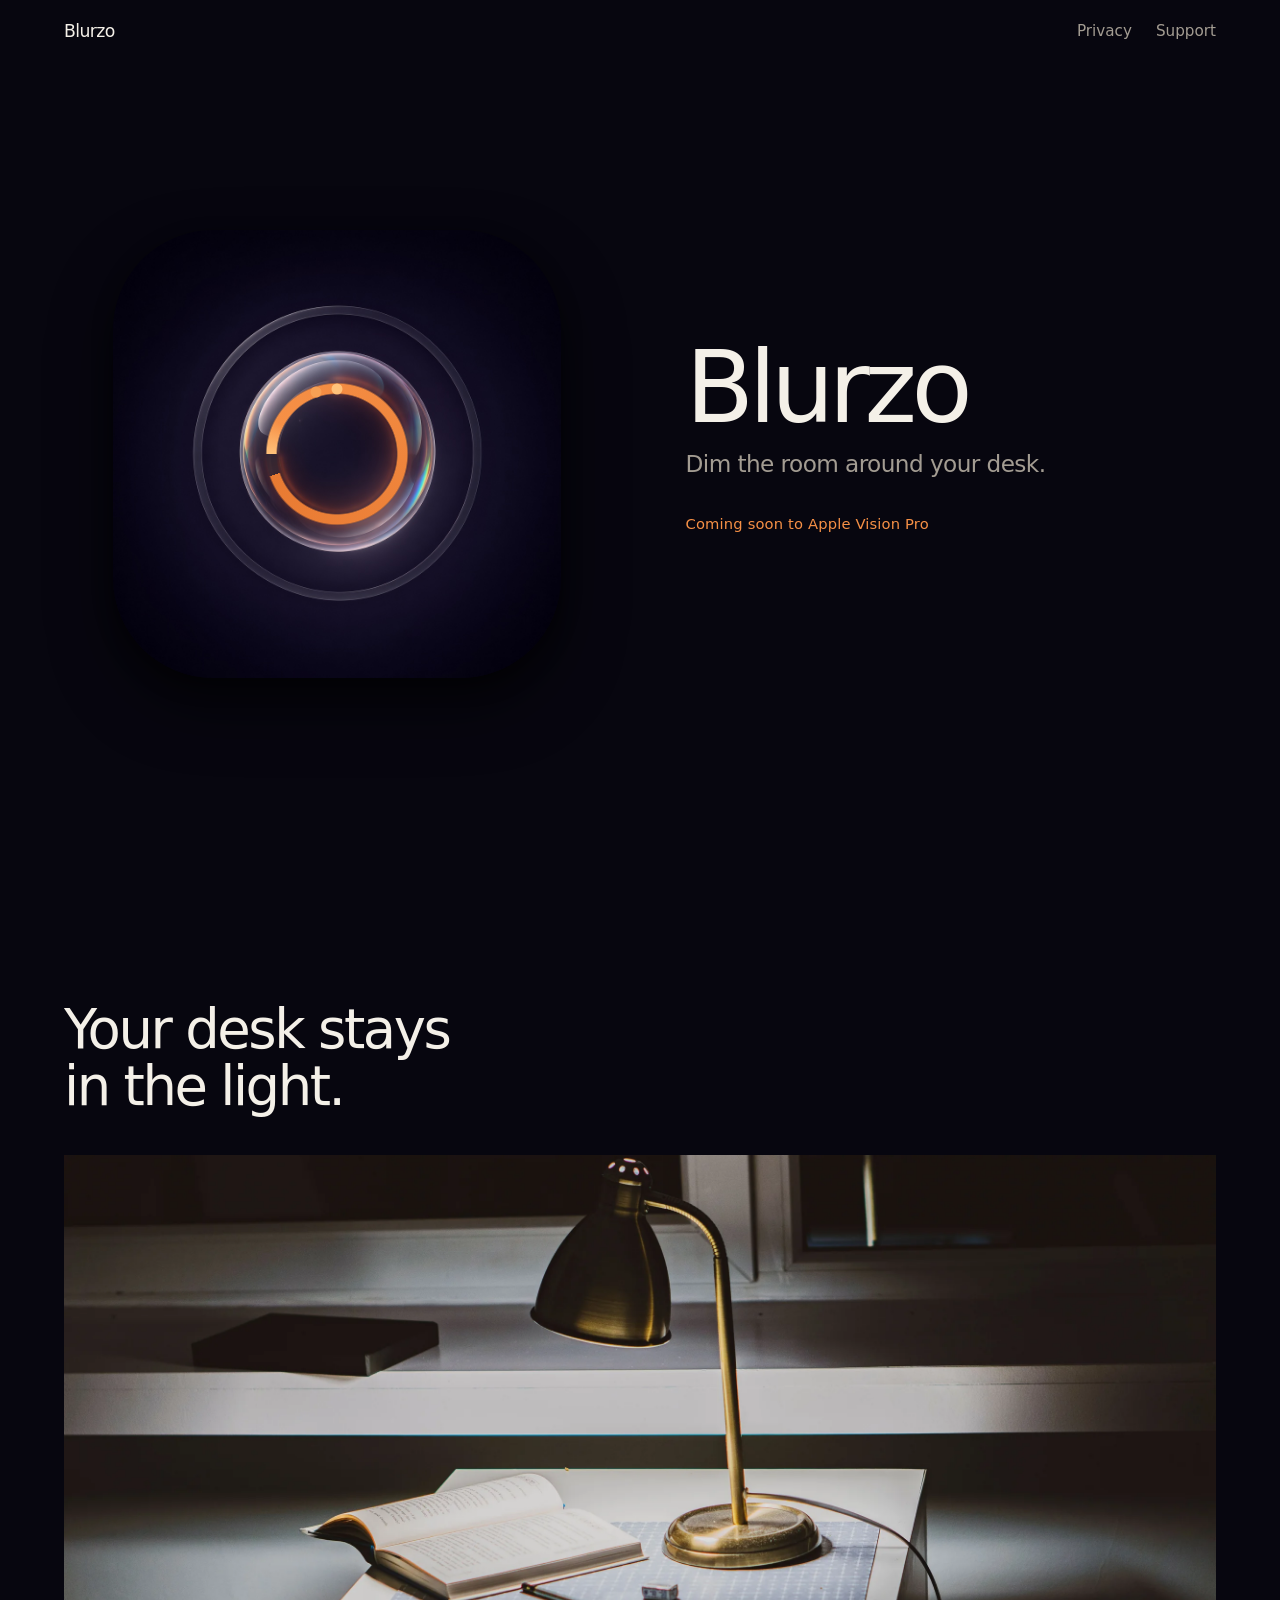
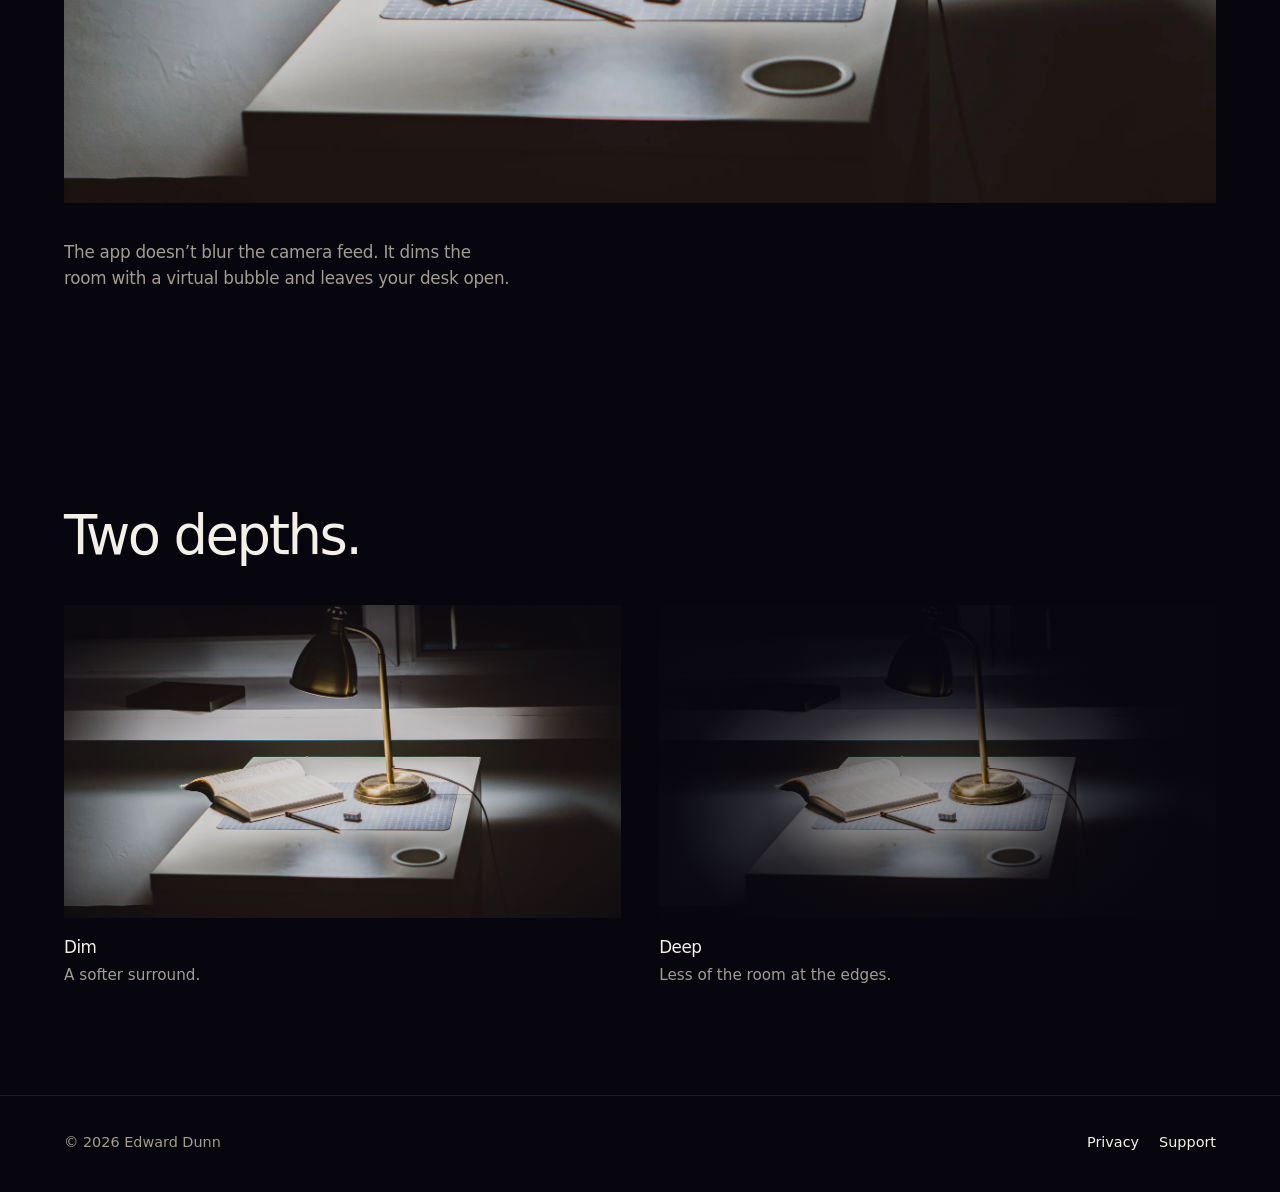
<file: index.html>
<!DOCTYPE html>
<html lang="en">
<head>
  <meta charset="utf-8">
  <meta name="viewport" content="width=device-width, initial-scale=1">
  <title>Blurzo for Apple Vision Pro</title>
  <meta name="description" content="Blurzo dims the room around your desk on Apple Vision Pro. A virtual bubble fades the space back and leaves your work in the light. Coming soon.">
  <link rel="canonical" href="https://erdtheturd.github.io/focus-bubble/">
  <link rel="stylesheet" href="styles.css">
  <link rel="icon" href="images/favicon.ico" sizes="any">
  <link rel="icon" type="image/png" sizes="32x32" href="images/favicon-32.png">
  <link rel="apple-touch-icon" href="images/apple-touch-icon.png">
  <meta name="theme-color" content="#07060f">
  <meta property="og:type" content="website">
  <meta property="og:site_name" content="Blurzo">
  <meta property="og:title" content="Blurzo for Apple Vision Pro">
  <meta property="og:description" content="Blurzo dims the room around your desk on Apple Vision Pro. A virtual bubble fades the space back and leaves your work in the light. Coming soon.">
  <meta property="og:url" content="https://erdtheturd.github.io/focus-bubble/">
  <meta property="og:image" content="https://erdtheturd.github.io/focus-bubble/images/og.jpg">
  <meta property="og:image:width" content="1200">
  <meta property="og:image:height" content="630">
  <meta name="twitter:card" content="summary_large_image">
  <meta name="twitter:title" content="Blurzo for Apple Vision Pro">
  <meta name="twitter:description" content="Blurzo dims the room around your desk on Apple Vision Pro. A virtual bubble fades the space back and leaves your work in the light. Coming soon.">
  <meta name="twitter:image" content="https://erdtheturd.github.io/focus-bubble/images/og.jpg">
  <!-- TODO: once blurzo.com is live, change canonical, og:url, og:image, and twitter:image to https://blurzo.com/ (and /privacy.html, /support.html, /images/og.jpg) -->
</head>
<body>
  <div id="site">
  <a class="skip" href="#main">Skip to content</a>
  <header class="site-header">
    <div class="header-inner">
      <a class="logo" href="index.html">Blurzo</a>
      <nav class="nav" aria-label="Site">
        <a href="privacy.html">Privacy</a>
        <a href="support.html">Support</a>
      </nav>
    </div>
  </header>
  <main id="main">
    <section class="hero">
      <div class="hero-icon">
        <div class="icon-stage">
          <img src="images/icon-bare.png" width="1024" height="1024" alt="The Blurzo icon, a glass bubble with an orange countdown ring.">
          <span class="icon-track" aria-hidden="true"></span>
          <span class="icon-ring" aria-hidden="true"></span>
          <span class="icon-cap icon-cap-start" aria-hidden="true"></span>
          <span class="icon-cap icon-cap-end" aria-hidden="true"></span>
        </div>
      </div>
      <div class="hero-copy">
        <h1>Blurzo</h1>
        <p class="line">Dim the room around your desk.</p>
        <p class="soon">Coming soon to Apple Vision Pro</p>
      </div>
    </section>

    <section class="idea">
      <div class="wrap">
        <h2>Your desk stays in the light.</h2>
        <!-- Photo: Yury Rymko, Pexels. https://www.pexels.com/photo/powered-on-gold-desk-lamp-on-desk-with-opened-book-2168382/ Pexels License (free commercial use, attribution not required). -->
        <figure class="stage">
          <picture>
            <source type="image/webp" srcset="images/desk.webp">
            <img src="images/desk.jpg" width="2400" height="1350" alt="A brass desk lamp lighting an open book on a desk, with the room around it in darkness.">
          </picture>
        </figure>
        <p class="honesty">The app doesn&rsquo;t blur the camera feed. It dims the room with a virtual bubble and leaves your desk open.</p>
      </div>
    </section>

    <section class="idea">
      <div class="wrap">
        <h2>Two depths.</h2>
        <div class="depths">
          <figure class="depth depth-dim">
            <div class="depth-frame">
              <picture>
                <source type="image/webp" srcset="images/desk.webp">
                <img src="images/desk.jpg" width="2400" height="1350" alt="The same desk with a softer, wider surround of light.">
              </picture>
            </div>
            <figcaption>Dim</figcaption>
            <p>A softer surround.</p>
          </figure>
          <figure class="depth depth-deep">
            <div class="depth-frame">
              <picture>
                <source type="image/webp" srcset="images/desk.webp">
                <img src="images/desk.jpg" width="2400" height="1350" alt="The same desk with a tighter, darker pool of light.">
              </picture>
            </div>
            <figcaption>Deep</figcaption>
            <p>Less of the room at the edges.</p>
          </figure>
        </div>
      </div>
    </section>
  </main>
  <footer class="site-footer">
    <div class="footer-inner">
      <p>&copy; 2026 Edward Dunn</p>
      <nav aria-label="Footer">
        <a href="privacy.html">Privacy</a>
        <a href="support.html">Support</a>
      </nav>
    </div>
  </footer>
  </div>
  <script src="script.js"></script>
</body>
</html>
</file>
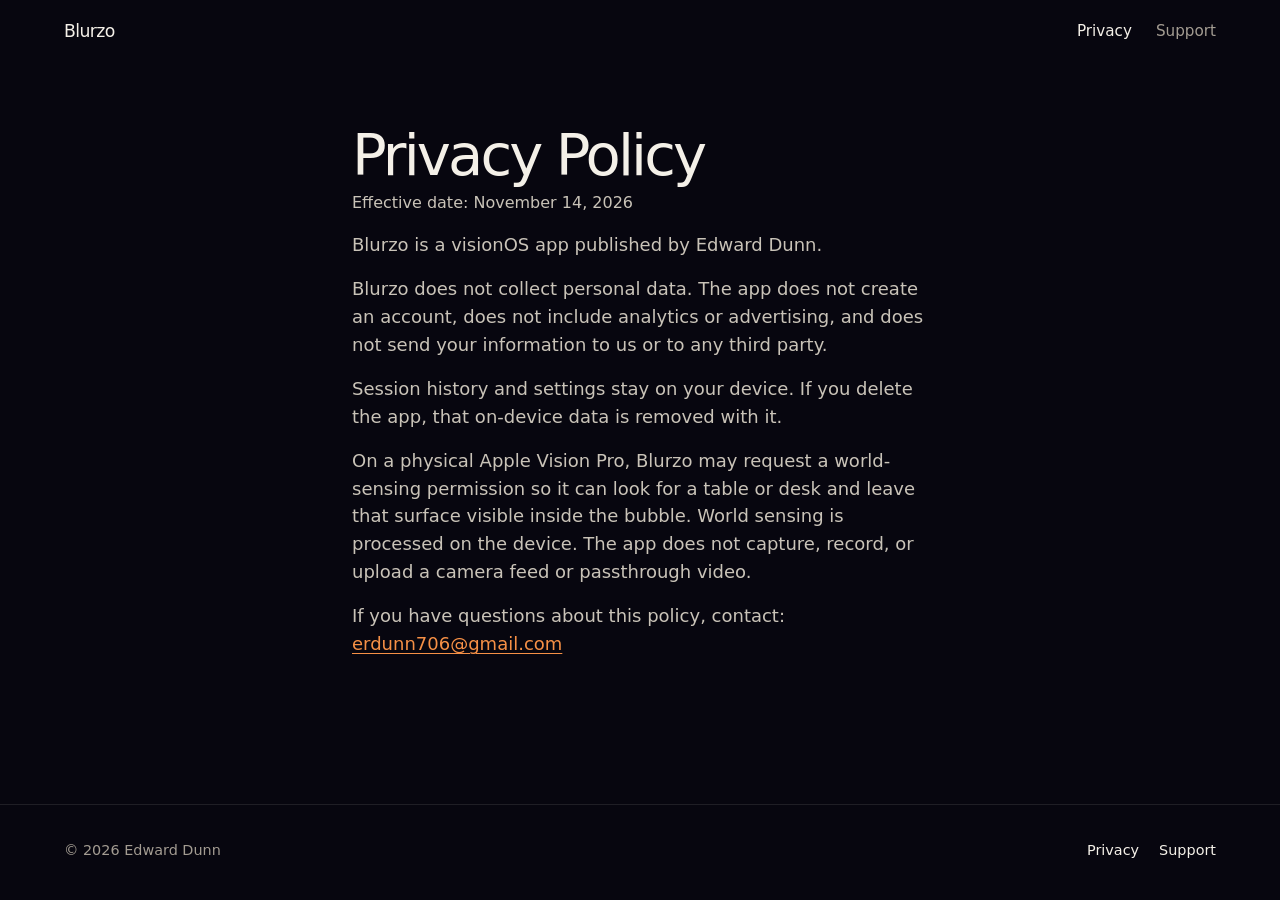
<file: privacy.html>
<!DOCTYPE html>
<html lang="en">
<head>
  <meta charset="utf-8">
  <meta name="viewport" content="width=device-width, initial-scale=1">
  <title>Privacy Policy — Blurzo</title>
  <meta name="description" content="Blurzo does not collect personal data. Session history and settings stay on your device. Privacy policy for the visionOS app published by Edward Dunn.">
  <link rel="canonical" href="https://erdtheturd.github.io/focus-bubble/privacy.html">
  <link rel="stylesheet" href="styles.css">
  <link rel="icon" href="images/favicon.ico" sizes="any">
  <link rel="icon" type="image/png" sizes="32x32" href="images/favicon-32.png">
  <link rel="apple-touch-icon" href="images/apple-touch-icon.png">
  <meta name="theme-color" content="#07060f">
  <meta property="og:type" content="website">
  <meta property="og:site_name" content="Blurzo">
  <meta property="og:title" content="Privacy Policy — Blurzo">
  <meta property="og:description" content="Blurzo does not collect personal data. Session history and settings stay on your device. Privacy policy for the visionOS app published by Edward Dunn.">
  <meta property="og:url" content="https://erdtheturd.github.io/focus-bubble/privacy.html">
  <meta property="og:image" content="https://erdtheturd.github.io/focus-bubble/images/og.jpg">
  <meta property="og:image:width" content="1200">
  <meta property="og:image:height" content="630">
  <meta name="twitter:card" content="summary_large_image">
  <meta name="twitter:title" content="Privacy Policy — Blurzo">
  <meta name="twitter:description" content="Blurzo does not collect personal data. Session history and settings stay on your device. Privacy policy for the visionOS app published by Edward Dunn.">
  <meta name="twitter:image" content="https://erdtheturd.github.io/focus-bubble/images/og.jpg">
  <!-- TODO: once blurzo.com is live, change canonical, og:url, og:image, and twitter:image to https://blurzo.com/ (and /privacy.html, /support.html, /images/og.jpg) -->
</head>
<body>
  <a class="skip" href="#main">Skip to content</a>
  <header class="site-header">
    <div class="header-inner">
      <a class="logo" href="index.html">Blurzo</a>
      <nav class="nav" aria-label="Site">
        <a href="privacy.html" aria-current="page">Privacy</a>
        <a href="support.html">Support</a>
      </nav>
    </div>
  </header>
  <main id="main" class="page-main">
    <article class="prose">
      <h1>Privacy Policy</h1>
      <p class="kicker">Effective date: November 14, 2026</p>
      <p>Blurzo is a visionOS app published by Edward Dunn.</p>
      <p>Blurzo does not collect personal data. The app does not create an account, does not include analytics or advertising, and does not send your information to us or to any third party.</p>
      <p>Session history and settings stay on your device. If you delete the app, that on-device data is removed with it.</p>
      <p>On a physical Apple Vision Pro, Blurzo may request a world-sensing permission so it can look for a table or desk and leave that surface visible inside the bubble. World sensing is processed on the device. The app does not capture, record, or upload a camera feed or passthrough video.</p>
      <!-- TODO: once support@blurzo.com is live, switch this contact address to support@blurzo.com -->
      <p>If you have questions about this policy, contact: <a href="mailto:erdunn706@gmail.com">erdunn706@gmail.com</a></p>
    </article>
  </main>
  <footer class="site-footer">
    <div class="footer-inner">
      <p>&copy; 2026 Edward Dunn</p>
      <nav aria-label="Footer">
        <a href="privacy.html">Privacy</a>
        <a href="support.html">Support</a>
      </nav>
    </div>
  </footer>
</body>
</html>
</file>
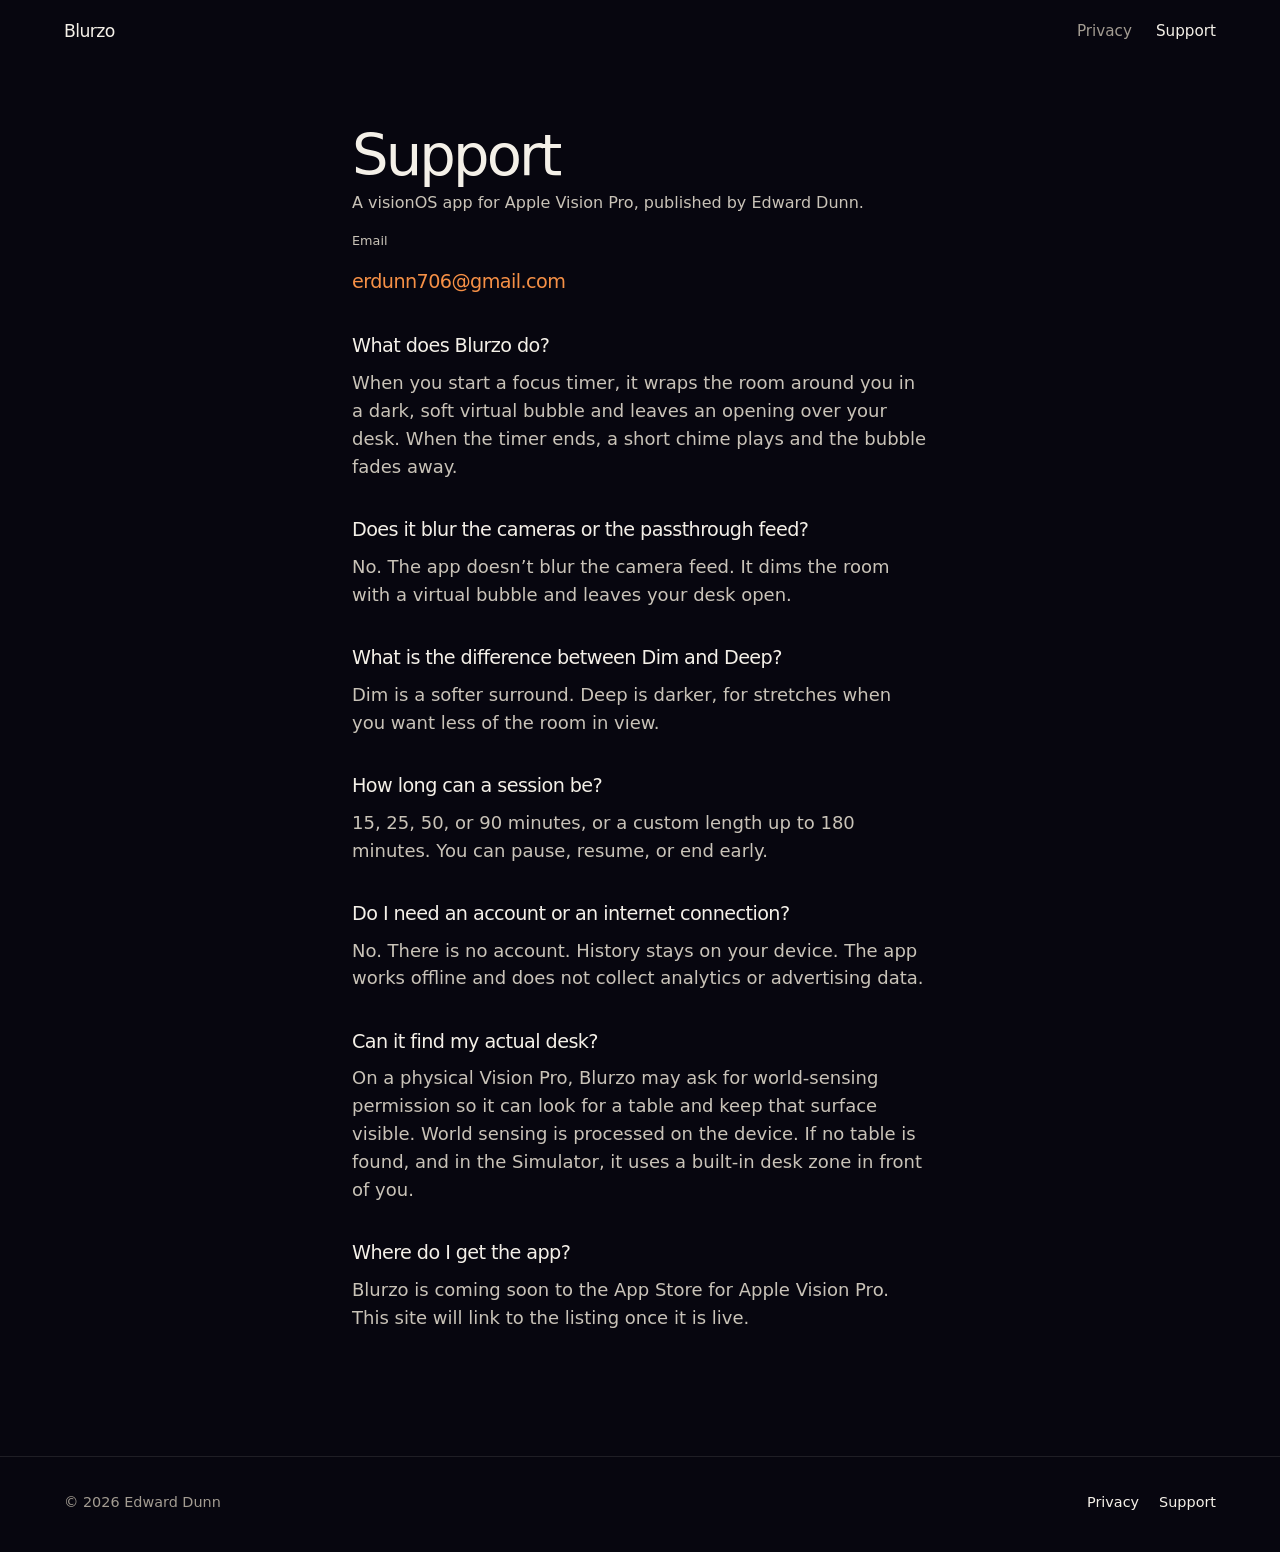
<file: support.html>
<!DOCTYPE html>
<html lang="en">
<head>
  <meta charset="utf-8">
  <meta name="viewport" content="width=device-width, initial-scale=1">
  <title>Support — Blurzo</title>
  <meta name="description" content="Get help with Blurzo, the Vision Pro focus timer. Contact Edward Dunn, or read short answers about how the app works, privacy, and desk detection.">
  <link rel="canonical" href="https://erdtheturd.github.io/focus-bubble/support.html">
  <link rel="stylesheet" href="styles.css">
  <link rel="icon" href="images/favicon.ico" sizes="any">
  <link rel="icon" type="image/png" sizes="32x32" href="images/favicon-32.png">
  <link rel="apple-touch-icon" href="images/apple-touch-icon.png">
  <meta name="theme-color" content="#07060f">
  <meta property="og:type" content="website">
  <meta property="og:site_name" content="Blurzo">
  <meta property="og:title" content="Support — Blurzo">
  <meta property="og:description" content="Get help with Blurzo, the Vision Pro focus timer. Contact Edward Dunn, or read short answers about how the app works, privacy, and desk detection.">
  <meta property="og:url" content="https://erdtheturd.github.io/focus-bubble/support.html">
  <meta property="og:image" content="https://erdtheturd.github.io/focus-bubble/images/og.jpg">
  <meta property="og:image:width" content="1200">
  <meta property="og:image:height" content="630">
  <meta name="twitter:card" content="summary_large_image">
  <meta name="twitter:title" content="Support — Blurzo">
  <meta name="twitter:description" content="Get help with Blurzo, the Vision Pro focus timer. Contact Edward Dunn, or read short answers about how the app works, privacy, and desk detection.">
  <meta name="twitter:image" content="https://erdtheturd.github.io/focus-bubble/images/og.jpg">
  <!-- TODO: once blurzo.com is live, change canonical, og:url, og:image, and twitter:image to https://blurzo.com/ (and /privacy.html, /support.html, /images/og.jpg) -->
</head>
<body>
  <a class="skip" href="#main">Skip to content</a>
  <header class="site-header">
    <div class="header-inner">
      <a class="logo" href="index.html">Blurzo</a>
      <nav class="nav" aria-label="Site">
        <a href="privacy.html">Privacy</a>
        <a href="support.html" aria-current="page">Support</a>
      </nav>
    </div>
  </header>
  <main id="main" class="page-main">
    <article class="prose">
      <h1>Support</h1>
      <p class="kicker">A visionOS app for Apple Vision Pro, published by Edward Dunn.</p>
      <p class="email-label">Email</p>
      <!-- TODO: once support@blurzo.com is live, switch this address to support@blurzo.com -->
      <a class="email" href="mailto:erdunn706@gmail.com">erdunn706@gmail.com</a>

      <h2>What does Blurzo do?</h2>
      <p>When you start a focus timer, it wraps the room around you in a dark, soft virtual bubble and leaves an opening over your desk. When the timer ends, a short chime plays and the bubble fades away.</p>

      <h2>Does it blur the cameras or the passthrough feed?</h2>
      <p>No. The app doesn&rsquo;t blur the camera feed. It dims the room with a virtual bubble and leaves your desk open.</p>

      <h2>What is the difference between Dim and Deep?</h2>
      <p>Dim is a softer surround. Deep is darker, for stretches when you want less of the room in view.</p>

      <h2>How long can a session be?</h2>
      <p>15, 25, 50, or 90 minutes, or a custom length up to 180 minutes. You can pause, resume, or end early.</p>

      <h2>Do I need an account or an internet connection?</h2>
      <p>No. There is no account. History stays on your device. The app works offline and does not collect analytics or advertising data.</p>

      <h2>Can it find my actual desk?</h2>
      <p>On a physical Vision Pro, Blurzo may ask for world-sensing permission so it can look for a table and keep that surface visible. World sensing is processed on the device. If no table is found, and in the Simulator, it uses a built-in desk zone in front of you.</p>

      <h2>Where do I get the app?</h2>
      <p>Blurzo is coming soon to the App Store for Apple Vision Pro. This site will link to the listing once it is live.</p>
    </article>
  </main>
  <footer class="site-footer">
    <div class="footer-inner">
      <p>&copy; 2026 Edward Dunn</p>
      <nav aria-label="Footer">
        <a href="privacy.html">Privacy</a>
        <a href="support.html">Support</a>
      </nav>
    </div>
  </footer>
</body>
</html>
</file>
<file: styles.css>
/* Blurzo — one dark page, warm orange from the icon. System fonts only. */

:root {
  --bg: #07060f;
  --ink: #f4f0e8;
  --muted: #a39c92;
  --orange: #f69046;
  --orange-hot: #ffb56a;
  --line: rgba(244, 240, 232, 0.1);
  --pad: clamp(1.35rem, 4.5vw, 3.25rem);
  --wrap: 72rem;
  --font: -apple-system, BlinkMacSystemFont, "SF Pro Display", "SF Pro Text", "Segoe UI", system-ui, sans-serif;
}

*,
*::before,
*::after { box-sizing: border-box; }

html {
  -webkit-text-size-adjust: 100%;
  text-size-adjust: 100%;
  scroll-behavior: smooth;
}

body {
  margin: 0;
  min-height: 100dvh;
  display: flex;
  flex-direction: column;
  font-family: var(--font);
  font-size: 1.125rem;
  line-height: 1.55;
  color: var(--ink);
  background: var(--bg);
  -webkit-font-smoothing: antialiased;
  -moz-osx-font-smoothing: grayscale;
}

main { flex: 1; }

img { display: block; max-width: 100%; height: auto; }

a { color: inherit; }

a:hover { color: var(--orange-hot); }

:focus { outline: none; }

:focus-visible {
  outline: 2px solid var(--orange);
  outline-offset: 3px;
}

.skip {
  position: absolute;
  left: 0.75rem;
  top: -3.5rem;
  z-index: 20;
  padding: 0.4rem 0.7rem;
  background: var(--ink);
  color: var(--bg);
  text-decoration: none;
  border-radius: 0.25rem;
}

.skip:focus { top: 0.75rem; }

.wrap {
  width: min(var(--wrap), 100% - var(--pad) * 2);
  margin-inline: auto;
}

/* ----- Header ----- */

.site-header {
  padding-block: 1.15rem;
}

.header-inner,
.footer-inner {
  width: min(var(--wrap), 100% - var(--pad) * 2);
  margin-inline: auto;
  display: flex;
  align-items: center;
  justify-content: space-between;
  gap: 1rem;
}

.logo {
  display: inline-flex;
  align-items: center;
  text-decoration: none;
  color: var(--ink);
  font-weight: 500;
  font-size: 1.08rem;
  letter-spacing: -0.035em;
}

.nav {
  display: flex;
  gap: 1.5rem;
  font-size: 0.95rem;
}

.nav a {
  text-decoration: none;
  color: var(--muted);
}

.nav a[aria-current="page"] {
  color: var(--ink);
}

/* ----- Hero ----- */

.hero {
  min-height: calc(100dvh - 4.4rem);
  display: grid;
  grid-template-columns: minmax(0, 1.05fr) minmax(0, 1fr);
  align-items: center;
  gap: clamp(1.5rem, 5vw, 5rem);
  width: min(86rem, 100% - var(--pad) * 2);
  margin: 0 auto;
  padding: 1rem 0 4rem;
}

.hero-icon {
  width: min(100%, 28rem);
  margin-inline: auto;
}

.hero-icon img {
  width: 100%;
  height: auto;
  border-radius: 22.37%;
  box-shadow:
    0 28px 60px rgba(0, 0, 0, 0.55),
    0 8px 20px rgba(0, 0, 0, 0.4);
}

.hero-copy { padding-bottom: 1rem; }

.hero-copy h1 {
  margin: 0 0 0.85rem;
  font-size: clamp(3.4rem, 9vw, 6.25rem);
  font-weight: 500;
  letter-spacing: -0.055em;
  line-height: 0.92;
}

.hero-copy .line {
  margin: 0;
  max-width: 16em;
  font-size: clamp(1.15rem, 2vw, 1.45rem);
  font-weight: 400;
  letter-spacing: -0.025em;
  line-height: 1.35;
  color: var(--muted);
}

.soon {
  display: inline-block;
  margin-top: 2.1rem;
  font-size: 0.92rem;
  letter-spacing: 0.01em;
  color: var(--orange);
}

/* ----- Sections ----- */

.idea {
  padding: clamp(4.5rem, 12vh, 8rem) 0;
}

.idea h2 {
  margin: 0 0 2.5rem;
  font-size: clamp(2rem, 5vw, 3.4rem);
  font-weight: 500;
  letter-spacing: -0.045em;
  line-height: 1.05;
  max-width: 12em;
  text-wrap: balance;
}

.honesty {
  margin: 2.25rem 0 0;
  max-width: 28rem;
  font-size: 1.05rem;
  color: var(--muted);
  letter-spacing: -0.015em;
}

.stage {
  width: 100%;
  margin: 0;
}

.stage img { width: 100%; height: auto; }

.depths {
  display: grid;
  grid-template-columns: 1fr 1fr;
  gap: clamp(1rem, 3vw, 2.5rem);
}

.depth { margin: 0; }

.depth figcaption {
  margin: 1rem 0 0;
  font-size: 1.05rem;
  font-weight: 500;
  letter-spacing: -0.03em;
}

.depth p {
  margin: 0.25rem 0 0;
  font-size: 0.95rem;
  color: var(--muted);
}

.depth-frame {
  position: relative;
  overflow: hidden;
  background: var(--bg);
}

.depth-frame img {
  width: 100%;
  height: auto;
  display: block;
}

.depth-frame::after {
  content: "";
  position: absolute;
  inset: 0;
  pointer-events: none;
}

/* Vignette is centered on the lit desk in the photograph. */
.depth-dim .depth-frame::after {
  background: radial-gradient(
    ellipse 72% 68% at 48% 64%,
    transparent 0%,
    transparent 46%,
    rgba(7, 6, 15, 0.28) 72%,
    rgba(7, 6, 15, 0.72) 100%
  );
}

.depth-deep .depth-frame::after {
  background: radial-gradient(
    ellipse 46% 50% at 48% 64%,
    transparent 0%,
    rgba(7, 6, 15, 0.22) 36%,
    rgba(7, 6, 15, 0.7) 62%,
    rgba(7, 6, 15, 0.94) 100%
  );
}

.depth-deep img {
  filter: brightness(0.78);
}

/* ----- Inner pages ----- */

.page-main {
  padding: clamp(2.25rem, 7vh, 4.5rem) 0 clamp(5rem, 12vh, 8rem);
}

.prose {
  max-width: 36rem;
  margin-inline: auto;
}

.prose h1 {
  margin: 0 0 0.4rem;
  font-size: clamp(2.4rem, 5.5vw, 3.6rem);
  font-weight: 500;
  letter-spacing: -0.05em;
  line-height: 1;
}

.kicker {
  margin: 0 0 2.25rem;
  color: var(--muted);
  font-size: 1rem;
}

.prose h2 {
  margin: 2.15rem 0 0.5rem;
  font-size: 1.2rem;
  font-weight: 500;
  letter-spacing: -0.03em;
}

.prose p {
  margin: 0 0 1rem;
  color: #c9c3b8;
}

.prose a {
  color: var(--orange);
  text-decoration-thickness: 1px;
  text-underline-offset: 0.18em;
}

.prose a:hover { color: var(--orange-hot); }

.email {
  margin: 0 0 2.75rem;
  font-size: 1.2rem;
  font-weight: 500;
  letter-spacing: -0.03em;
  text-decoration: none;
  color: var(--ink);
}

.email:hover { color: var(--orange-hot); }

.email-label {
  margin: 0 0 0.2rem;
  font-size: 0.8rem;
  color: var(--muted);
}

/* ----- Footer ----- */

.site-footer {
  border-top: 1px solid var(--line);
  font-size: 0.9rem;
  color: var(--muted);
}

.footer-inner { padding: 1.25rem 0 1.5rem; }

.site-footer nav { display: flex; gap: 1.25rem; }

.site-footer a {
  color: var(--ink);
  text-decoration: none;
}

.site-footer a:hover { color: var(--orange-hot); }

/* ----- Responsive ----- */

@media (max-width: 860px) {
  .hero {
    grid-template-columns: 1fr;
    min-height: 0;
    padding: 0.5rem 0 3.5rem;
    text-align: left;
    gap: 1.25rem;
  }

  .hero-icon { width: min(72vw, 20rem); margin-inline: auto; }

  .hero-copy h1 { font-size: clamp(3.1rem, 18vw, 4.6rem); }

  .depths { grid-template-columns: 1fr; gap: 2.25rem; }
}

@media (max-width: 560px) {
  .nav { gap: 1rem; font-size: 0.9rem; }

  .footer-inner {
    flex-direction: column;
    align-items: flex-start;
    padding-block: 1.4rem 1.7rem;
  }
}

@media (prefers-reduced-motion: reduce) {
  html { scroll-behavior: auto; }
}

/* ----- Icon countdown ----- */

.icon-stage {
  position: relative;
  border-radius: 22.37%;
  box-shadow:
    0 28px 60px rgba(0, 0, 0, 0.55),
    0 8px 20px rgba(0, 0, 0, 0.4);
}

.icon-stage img {
  box-shadow: none;
}

.icon-ring,
.icon-track,
.icon-cap {
  position: absolute;
  pointer-events: none;
}

.icon-track,
.icon-ring {
  inset: 0;
  border-radius: 22.37%;
  -webkit-mask-image: radial-gradient(
    closest-side,
    transparent 26.55%,
    #000 27.25%,
    #000 31.15%,
    transparent 31.95%
  );
  mask-image: radial-gradient(
    closest-side,
    transparent 26.55%,
    #000 27.25%,
    #000 31.15%,
    transparent 31.95%
  );
}

.icon-track {
  background: #2c2734;
  opacity: 0.55;
}

.icon-ring {
  background: conic-gradient(
    from -90deg,
    #ffc27a 0deg,
    #f69046 30deg,
    #e87a32 calc(var(--p, 1) * 360deg),
    transparent calc(var(--p, 1) * 360deg)
  );
}

.icon-cap {
  width: 2.45%;
  aspect-ratio: 1;
  border-radius: 50%;
  background: #f7a054;
  left: 50%;
  top: 50%;
  transform: translate(-50%, -50%);
  opacity: 0;
}


/* Cap position is driven by JS so it stays on the ring. */
.icon-cap.is-on {
  transform: translate(-50%, -50%);
}

/* ----- Shatter overlay (created only during the explosion) ----- */

html.is-exploding,
html.is-exploding body {
  overflow: hidden;
}

.shatter,
.shatter-dust {
  position: fixed;
  inset: 0;
  z-index: 40;
  pointer-events: none;
}

.shatter-dust { z-index: 41; }

.shard {
  position: fixed;
  overflow: hidden;
  pointer-events: none;
  will-change: transform, opacity;
}

.shard-inner {
  position: absolute;
  margin: 0;
}

#site.enter {
  animation: site-enter 0.9s cubic-bezier(0.22, 1, 0.36, 1) both;
}

@keyframes site-enter {
  from { opacity: 0; transform: translateY(16px); }
  to   { opacity: 1; transform: none; }
}

@media (prefers-reduced-motion: reduce) {
  #site.enter {
    animation: site-enter-fade 0.7s ease both;
  }

  @keyframes site-enter-fade {
    from { opacity: 0; transform: none; }
    to   { opacity: 1; transform: none; }
  }
}
</file>
